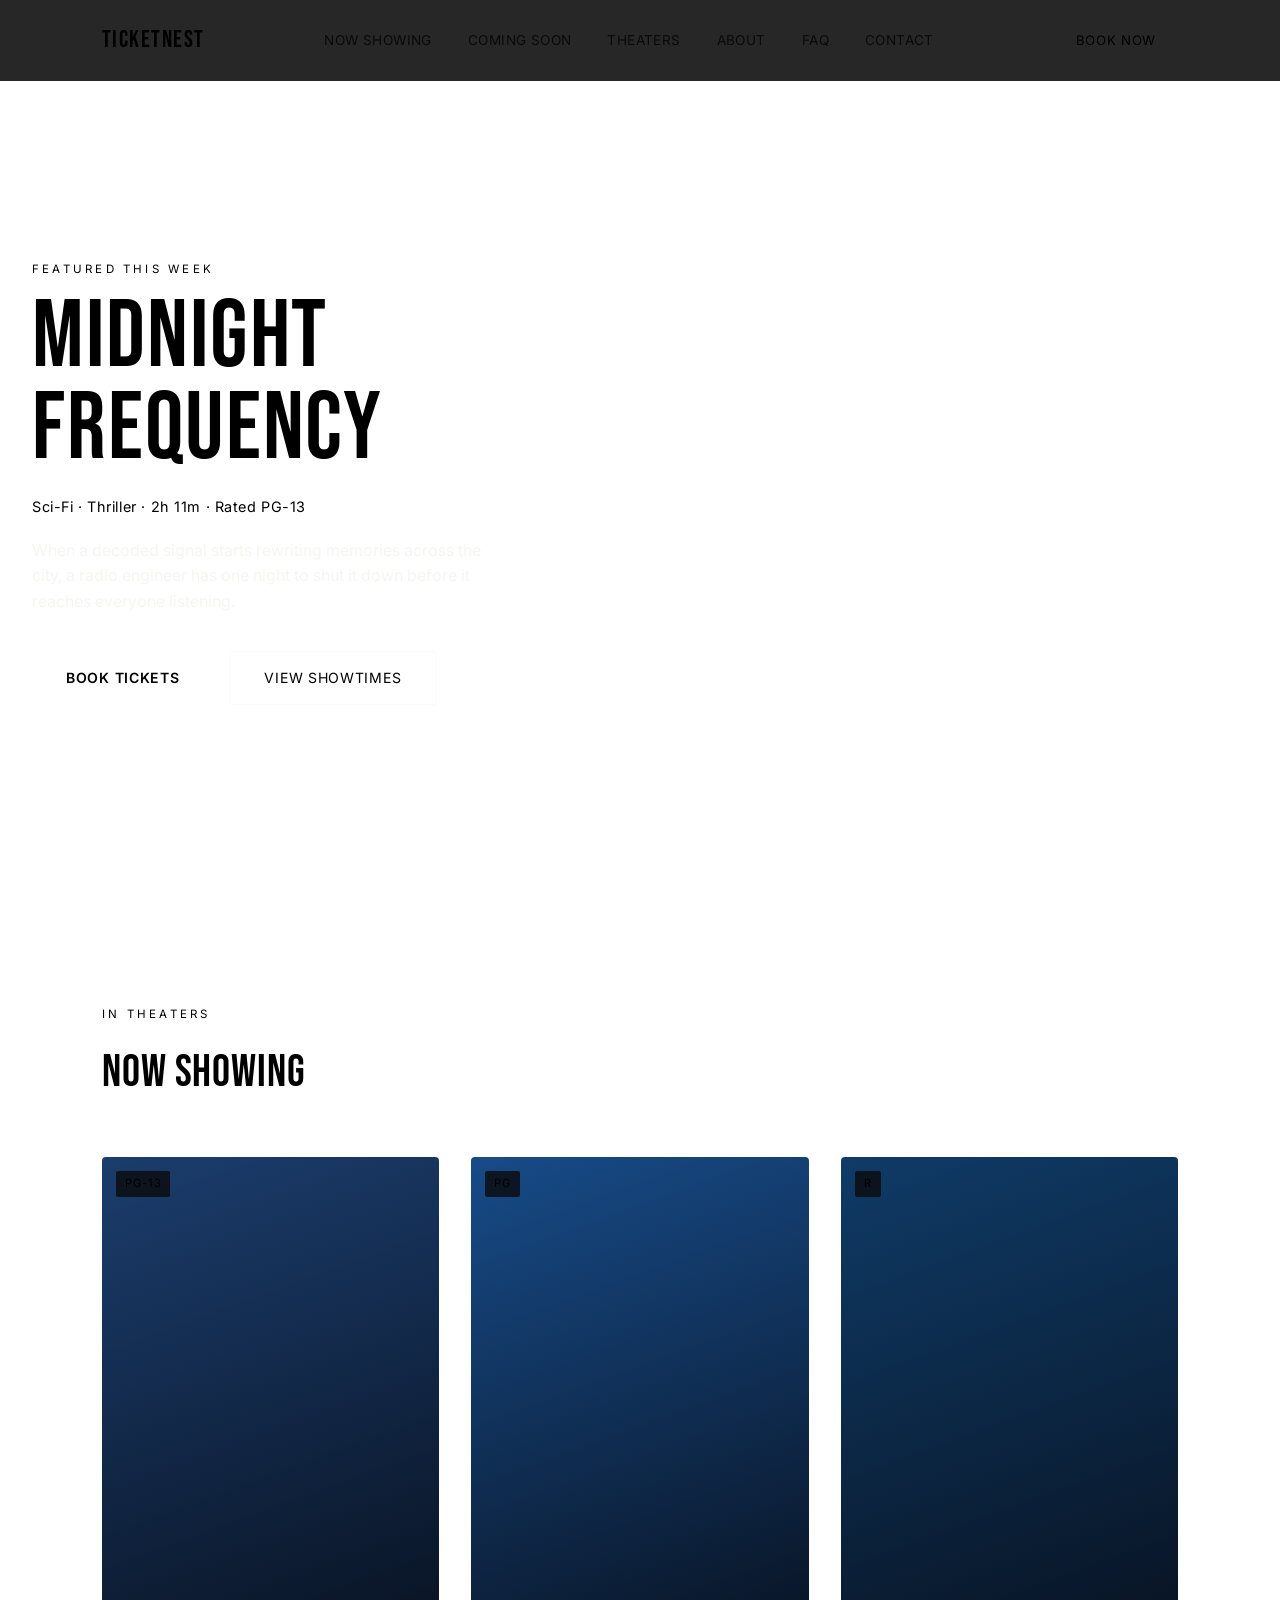
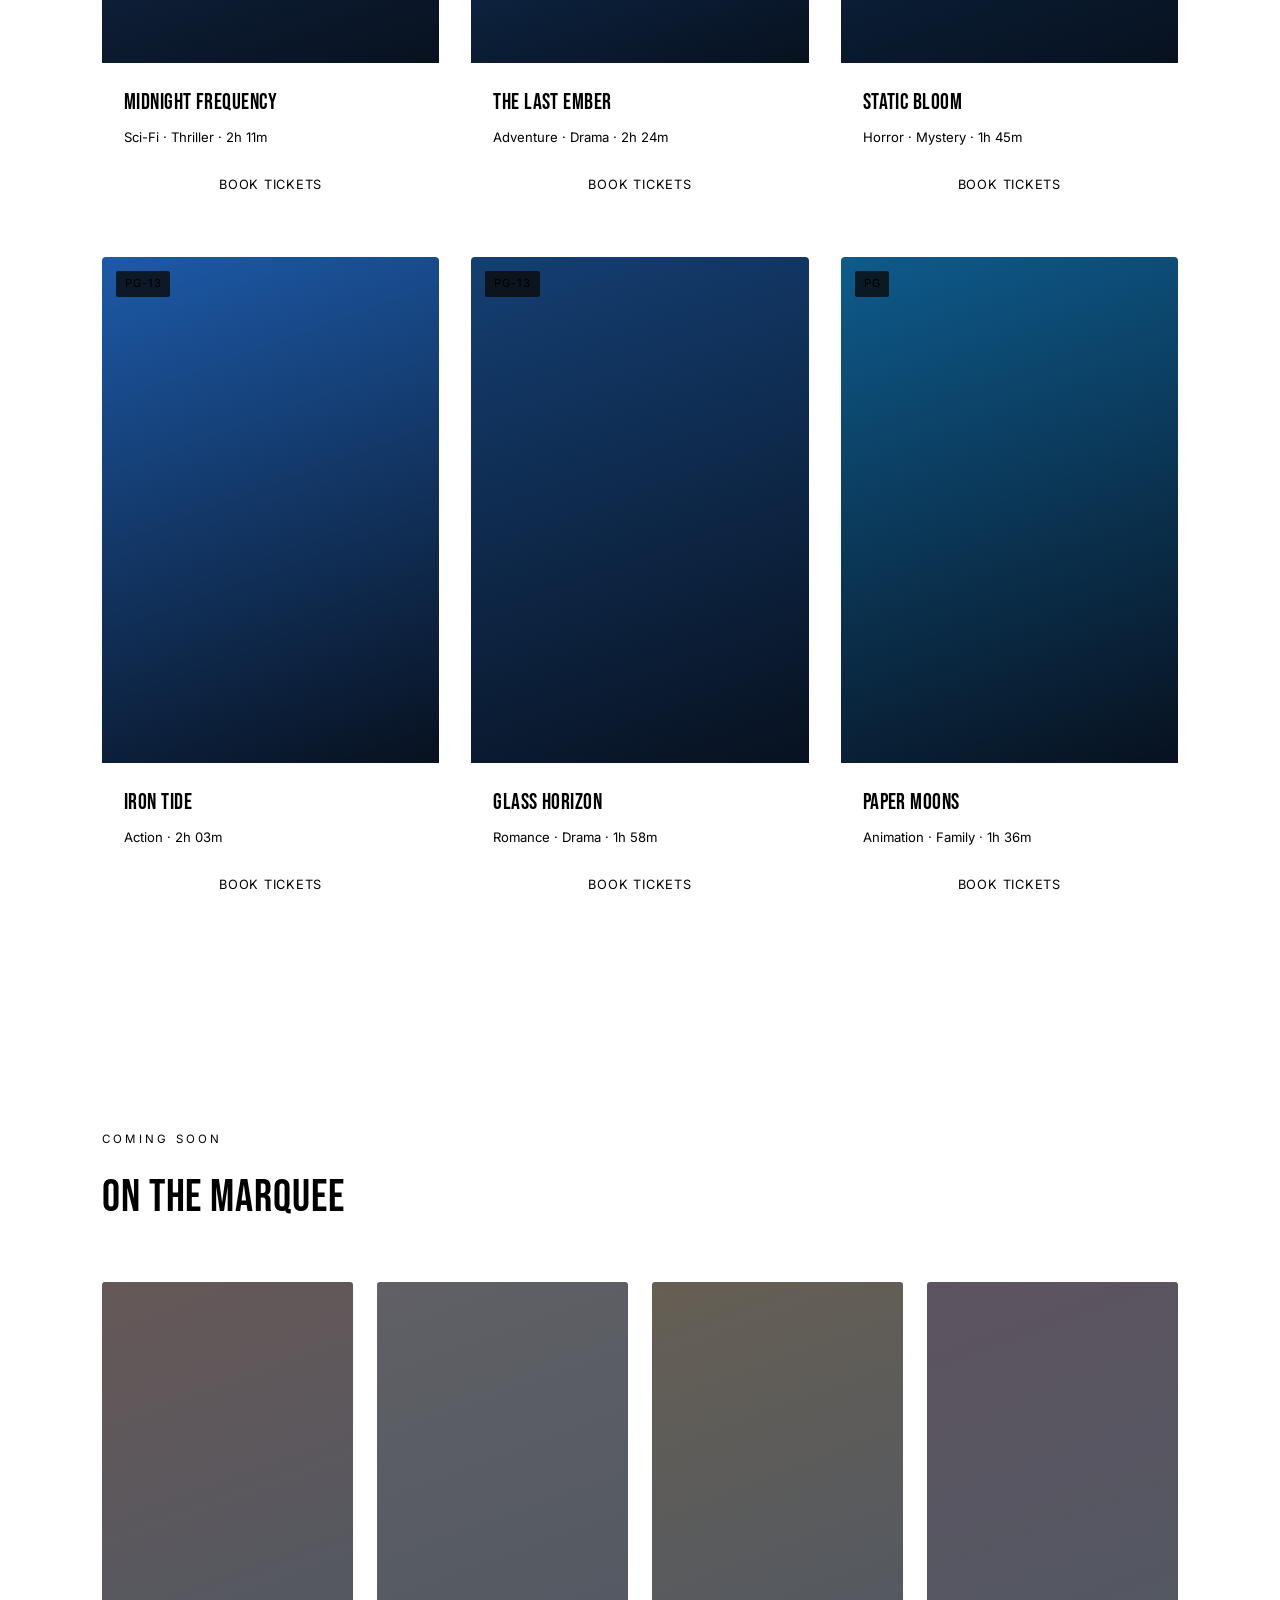
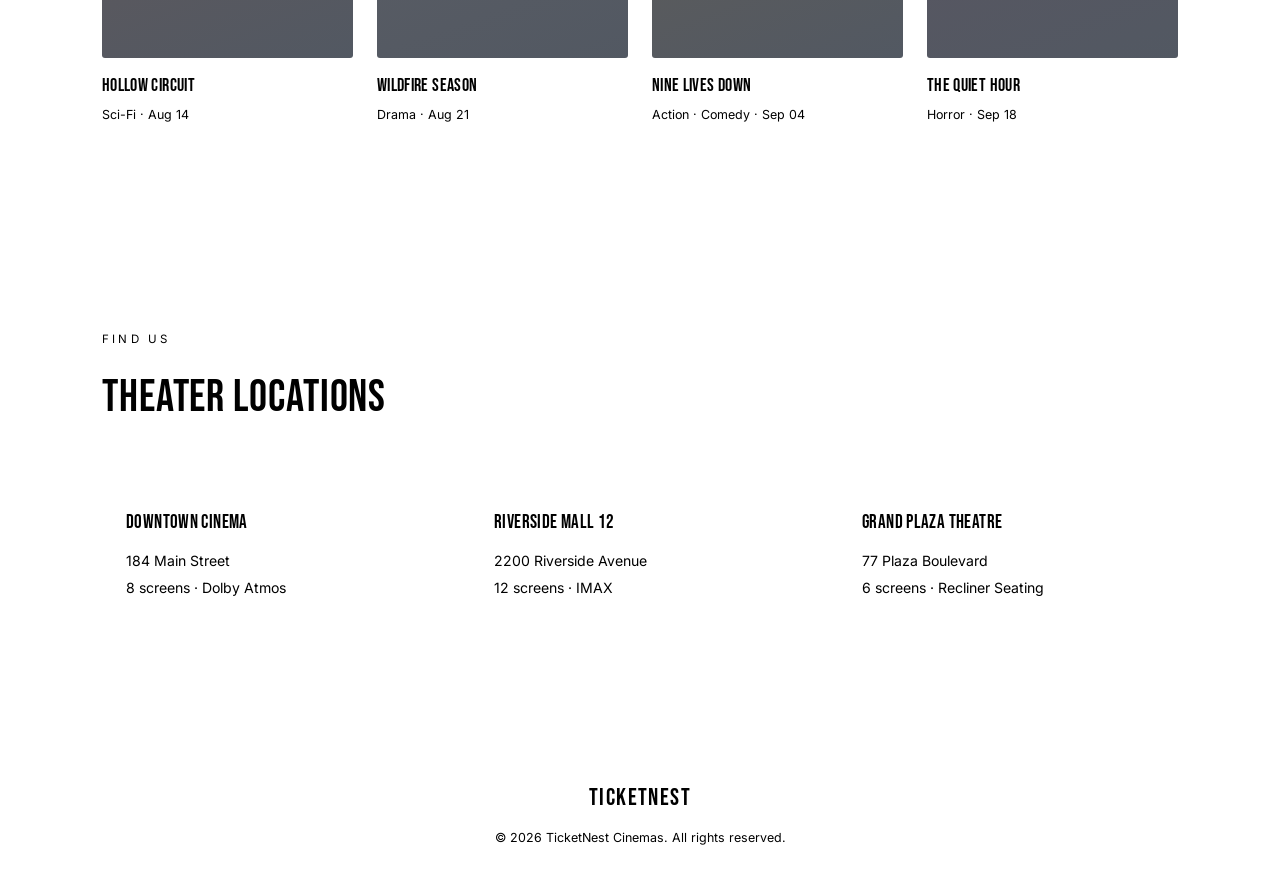
<file: index.html>
<!DOCTYPE html>
<html lang="en">
<head>
<meta charset="UTF-8">
<meta name="viewport" content="width=device-width, initial-scale=1.0">
<title>TicketNest — Book Movie Tickets</title>
<link rel="preconnect" href="https://fonts.googleapis.com">
<link href="https://fonts.googleapis.com/css2?family=Bebas+Neue&family=Inter:wght@300;400;500;600;700&display=swap" rel="stylesheet">
<link rel="stylesheet" href="styles.css">
</head>
<body>

<header>
  <nav>
    <a href="#" class="brand">TICKET<span>NEST</span></a>
    <div class="nav-links">
      <a href="#showing">Now Showing</a>
      <a href="#soon">Coming Soon</a>
      <a href="#locations">Theaters</a>
      <a href="about.html">About</a>
      <a href="faq.html">FAQ</a>
      <a href="contact.html">Contact</a>
    </div>
    <a href="#showing" class="nav-cta">Book Now</a>
  </nav>
</header>

<section class="hero">
  <div class="hero-glow"></div>
  <div class="hero-inner">
    <span class="tag">Featured This Week</span>
    <h1>MIDNIGHT<br><span>FREQUENCY</span></h1>
    <p class="meta">Sci-Fi &middot; Thriller &middot; 2h 11m &middot; Rated PG-13</p>
    <p class="synopsis">When a decoded signal starts rewriting memories across the city, a radio engineer has one night to shut it down before it reaches everyone listening.</p>
    <div class="hero-cta">
      <button class="btn-primary" data-book="Midnight Frequency">Book Tickets</button>
      <a href="#showing" class="btn-ghost">View Showtimes</a>
    </div>
  </div>
</section>

<section class="showing" id="showing">
  <div class="wrap">
    <div class="section-head">
      <span class="tag">In Theaters</span>
      <h2>Now Showing</h2>
    </div>

    <div class="movie-grid">

      <article class="movie-card" data-poster="1">
        <div class="poster"><span class="rating">PG-13</span></div>
        <div class="movie-info">
          <h3>Midnight Frequency</h3>
          <p class="genre">Sci-Fi &middot; Thriller &middot; 2h 11m</p>
          <button class="btn-book" data-book="Midnight Frequency">Book Tickets</button>
        </div>
      </article>

      <article class="movie-card" data-poster="2">
        <div class="poster"><span class="rating">PG</span></div>
        <div class="movie-info">
          <h3>The Last Ember</h3>
          <p class="genre">Adventure &middot; Drama &middot; 2h 24m</p>
          <button class="btn-book" data-book="The Last Ember">Book Tickets</button>
        </div>
      </article>

      <article class="movie-card" data-poster="3">
        <div class="poster"><span class="rating">R</span></div>
        <div class="movie-info">
          <h3>Static Bloom</h3>
          <p class="genre">Horror &middot; Mystery &middot; 1h 45m</p>
          <button class="btn-book" data-book="Static Bloom">Book Tickets</button>
        </div>
      </article>

      <article class="movie-card" data-poster="4">
        <div class="poster"><span class="rating">PG-13</span></div>
        <div class="movie-info">
          <h3>Iron Tide</h3>
          <p class="genre">Action &middot; 2h 03m</p>
          <button class="btn-book" data-book="Iron Tide">Book Tickets</button>
        </div>
      </article>

      <article class="movie-card" data-poster="5">
        <div class="poster"><span class="rating">PG-13</span></div>
        <div class="movie-info">
          <h3>Glass Horizon</h3>
          <p class="genre">Romance &middot; Drama &middot; 1h 58m</p>
          <button class="btn-book" data-book="Glass Horizon">Book Tickets</button>
        </div>
      </article>

      <article class="movie-card" data-poster="6">
        <div class="poster"><span class="rating">PG</span></div>
        <div class="movie-info">
          <h3>Paper Moons</h3>
          <p class="genre">Animation &middot; Family &middot; 1h 36m</p>
          <button class="btn-book" data-book="Paper Moons">Book Tickets</button>
        </div>
      </article>

    </div>
  </div>
</section>

<section class="soon" id="soon">
  <div class="wrap">
    <div class="section-head">
      <span class="tag">Coming Soon</span>
      <h2>On the Marquee</h2>
    </div>
    <div class="soon-strip">
      <div class="soon-card">
        <div class="soon-poster"></div>
        <h4>Hollow Circuit</h4>
        <p>Sci-Fi &middot; Aug 14</p>
      </div>
      <div class="soon-card">
        <div class="soon-poster soon-2"></div>
        <h4>Wildfire Season</h4>
        <p>Drama &middot; Aug 21</p>
      </div>
      <div class="soon-card">
        <div class="soon-poster soon-3"></div>
        <h4>Nine Lives Down</h4>
        <p>Action &middot; Comedy &middot; Sep 04</p>
      </div>
      <div class="soon-card">
        <div class="soon-poster soon-4"></div>
        <h4>The Quiet Hour</h4>
        <p>Horror &middot; Sep 18</p>
      </div>
    </div>
  </div>
</section>

<section class="locations" id="locations">
  <div class="wrap">
    <div class="section-head">
      <span class="tag">Find Us</span>
      <h2>Theater Locations</h2>
    </div>
    <div class="location-grid">
      <div class="location-card">
        <h4>Downtown Cinema</h4>
        <p>184 Main Street</p>
        <p>8 screens &middot; Dolby Atmos</p>
      </div>
      <div class="location-card">
        <h4>Riverside Mall 12</h4>
        <p>2200 Riverside Avenue</p>
        <p>12 screens &middot; IMAX</p>
      </div>
      <div class="location-card">
        <h4>Grand Plaza Theatre</h4>
        <p>77 Plaza Boulevard</p>
        <p>6 screens &middot; Recliner Seating</p>
      </div>
    </div>
  </div>
</section>

<footer>
  <a href="#" class="brand">TICKET<span>NEST</span></a>
  <p>&copy; 2026 TicketNest Cinemas. All rights reserved.</p>
</footer>

<!-- Booking Modal -->
<div class="modal-overlay" id="modal-overlay">
  <div class="modal">
    <button class="modal-close" id="modal-close" aria-label="Close">&times;</button>

    <div class="modal-step" id="step-showtime">
      <span class="tag">Select Showtime</span>
      <h3 id="modal-movie-title">Movie Title</h3>
      <div class="showtime-grid" id="showtime-grid"></div>
      <button class="btn-primary" id="to-seats" disabled>Continue to Seats</button>
    </div>

    <div class="modal-step hidden" id="step-seats">
      <span class="tag">Select Seats</span>
      <h3>Choose Your Seats</h3>
      <div class="screen-label">SCREEN</div>
      <div class="screen-curve"></div>
      <div class="seat-map" id="seat-map"></div>
      <div class="seat-legend">
        <span><i class="dot available"></i> Available</span>
        <span><i class="dot selected"></i> Selected</span>
        <span><i class="dot taken"></i> Taken</span>
      </div>
      <div class="booking-summary">
        <div><span id="seat-count">0</span> seats selected</div>
        <div class="total">Total: $<span id="seat-total">0</span></div>
      </div>
      <button class="btn-primary" id="to-confirm" disabled>Confirm Booking</button>
    </div>

    <div class="modal-step hidden" id="step-confirm">
      <div class="ticket">
        <div class="ticket-top">
          <span class="tag">Booking Confirmed</span>
          <h3 id="ticket-movie">Movie Title</h3>
          <p id="ticket-showtime">Showtime</p>
        </div>
        <div class="ticket-divider"></div>
        <div class="ticket-bottom">
          <div>
            <span class="ticket-label">Seats</span>
            <p id="ticket-seats">—</p>
          </div>
          <div>
            <span class="ticket-label">Total Paid</span>
            <p id="ticket-total">$0</p>
          </div>
        </div>
      </div>
      <button class="btn-ghost" id="close-ticket">Done</button>
    </div>

  </div>
</div>

<script src="script.js"></script>
</body>
</html>
</file>
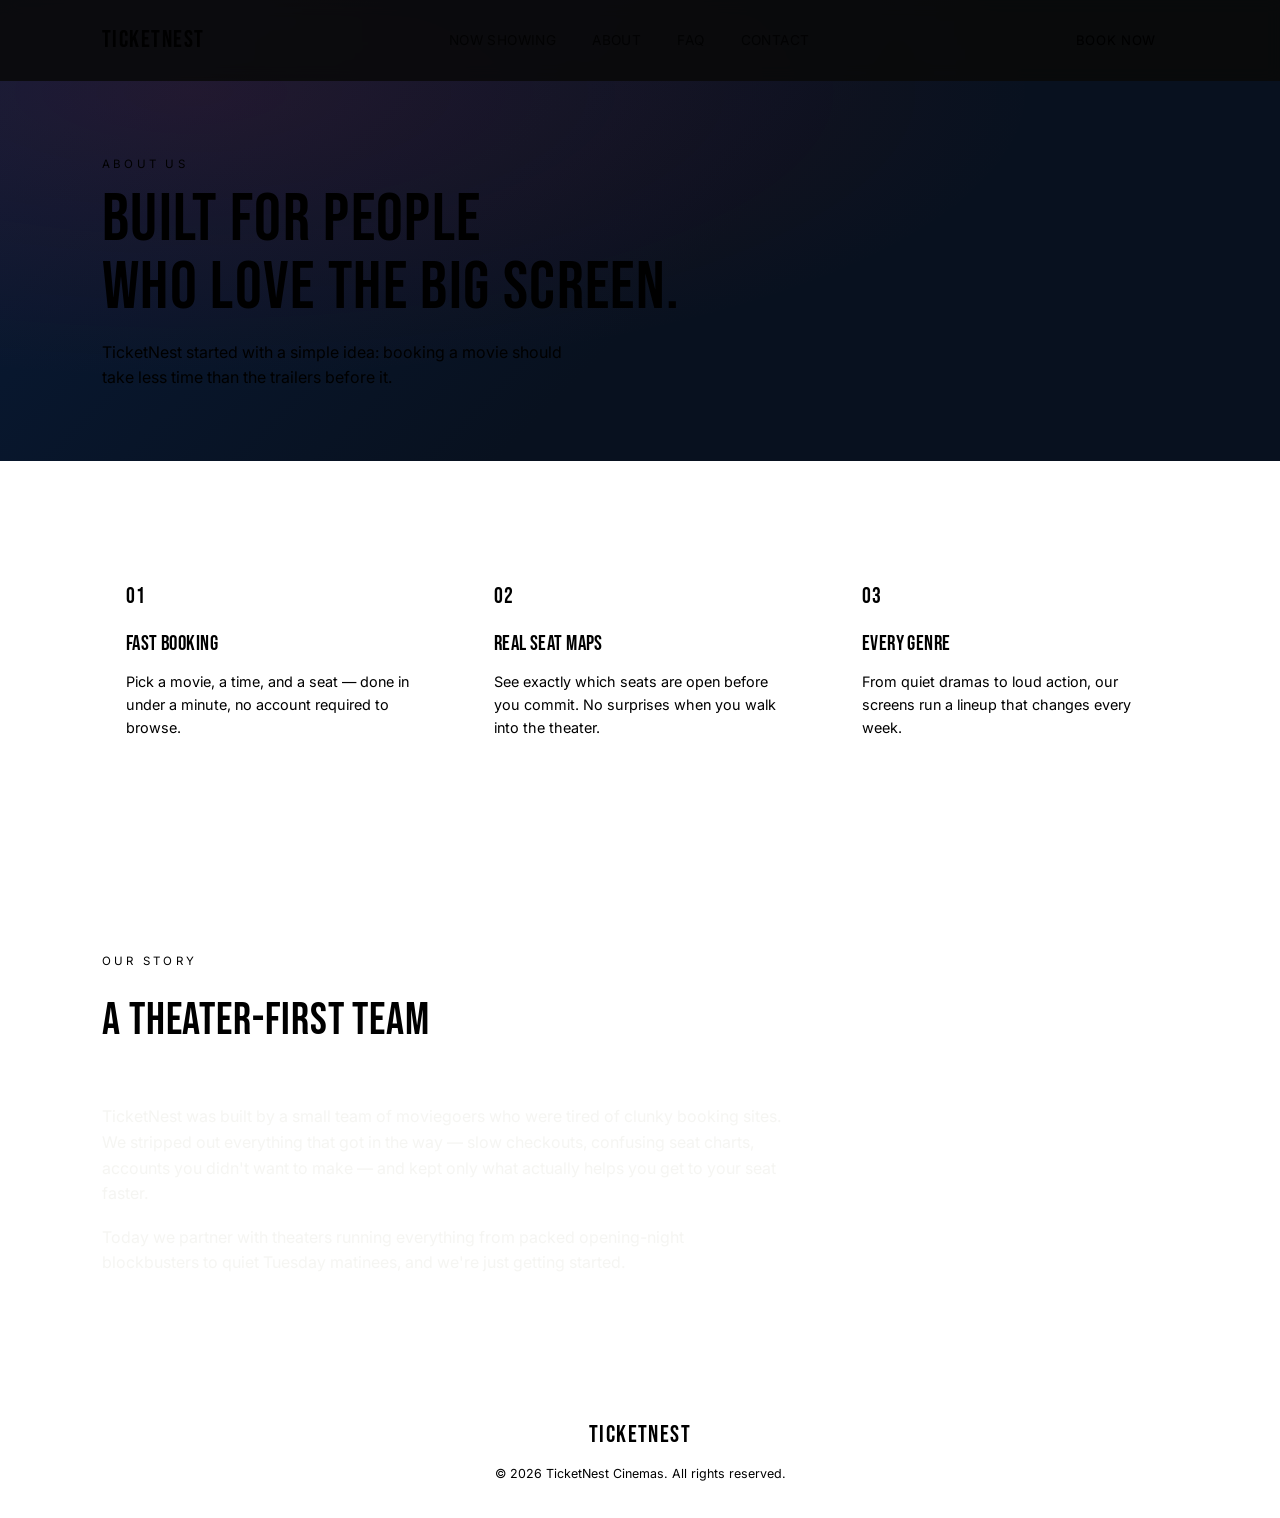
<file: about.html>
<!DOCTYPE html>
<html lang="en">
<head>
<meta charset="UTF-8">
<meta name="viewport" content="width=device-width, initial-scale=1.0">
<title>About — TicketNest</title>
<link rel="preconnect" href="https://fonts.googleapis.com">
<link href="https://fonts.googleapis.com/css2?family=Bebas+Neue&family=Inter:wght@300;400;500;600;700&display=swap" rel="stylesheet">
<link rel="stylesheet" href="styles.css">
</head>
<body>

<header>
  <nav>
    <a href="index.html" class="brand">TICKET<span>NEST</span></a>
    <div class="nav-links">
      <a href="index.html#showing">Now Showing</a>
      <a href="about.html">About</a>
      <a href="faq.html">FAQ</a>
      <a href="contact.html">Contact</a>
    </div>
    <a href="index.html#showing" class="nav-cta">Book Now</a>
  </nav>
</header>

<section class="page-hero">
  <div class="wrap">
    <span class="tag">About Us</span>
    <h1 class="page-title">Built for people<br>who love the big screen.</h1>
    <p class="page-lead">TicketNest started with a simple idea: booking a movie should take less time than the trailers before it.</p>
  </div>
</section>

<section class="page-section">
  <div class="wrap">
    <div class="value-grid">
      <div class="value-card">
        <span class="value-num">01</span>
        <h3>Fast Booking</h3>
        <p>Pick a movie, a time, and a seat — done in under a minute, no account required to browse.</p>
      </div>
      <div class="value-card">
        <span class="value-num">02</span>
        <h3>Real Seat Maps</h3>
        <p>See exactly which seats are open before you commit. No surprises when you walk into the theater.</p>
      </div>
      <div class="value-card">
        <span class="value-num">03</span>
        <h3>Every Genre</h3>
        <p>From quiet dramas to loud action, our screens run a lineup that changes every week.</p>
      </div>
    </div>
  </div>
</section>

<section class="page-section alt">
  <div class="wrap">
    <div class="section-head">
      <span class="tag">Our Story</span>
      <h2>A theater-first team</h2>
    </div>
    <p class="story-text">TicketNest was built by a small team of moviegoers who were tired of clunky booking sites. We stripped out everything that got in the way — slow checkouts, confusing seat charts, accounts you didn't want to make — and kept only what actually helps you get to your seat faster.</p>
    <p class="story-text">Today we partner with theaters running everything from packed opening-night blockbusters to quiet Tuesday matinees, and we're just getting started.</p>
  </div>
</section>

<footer>
  <a href="index.html" class="brand">TICKET<span>NEST</span></a>
  <p>&copy; 2026 TicketNest Cinemas. All rights reserved.</p>
</footer>

</body>
</html>
</file>
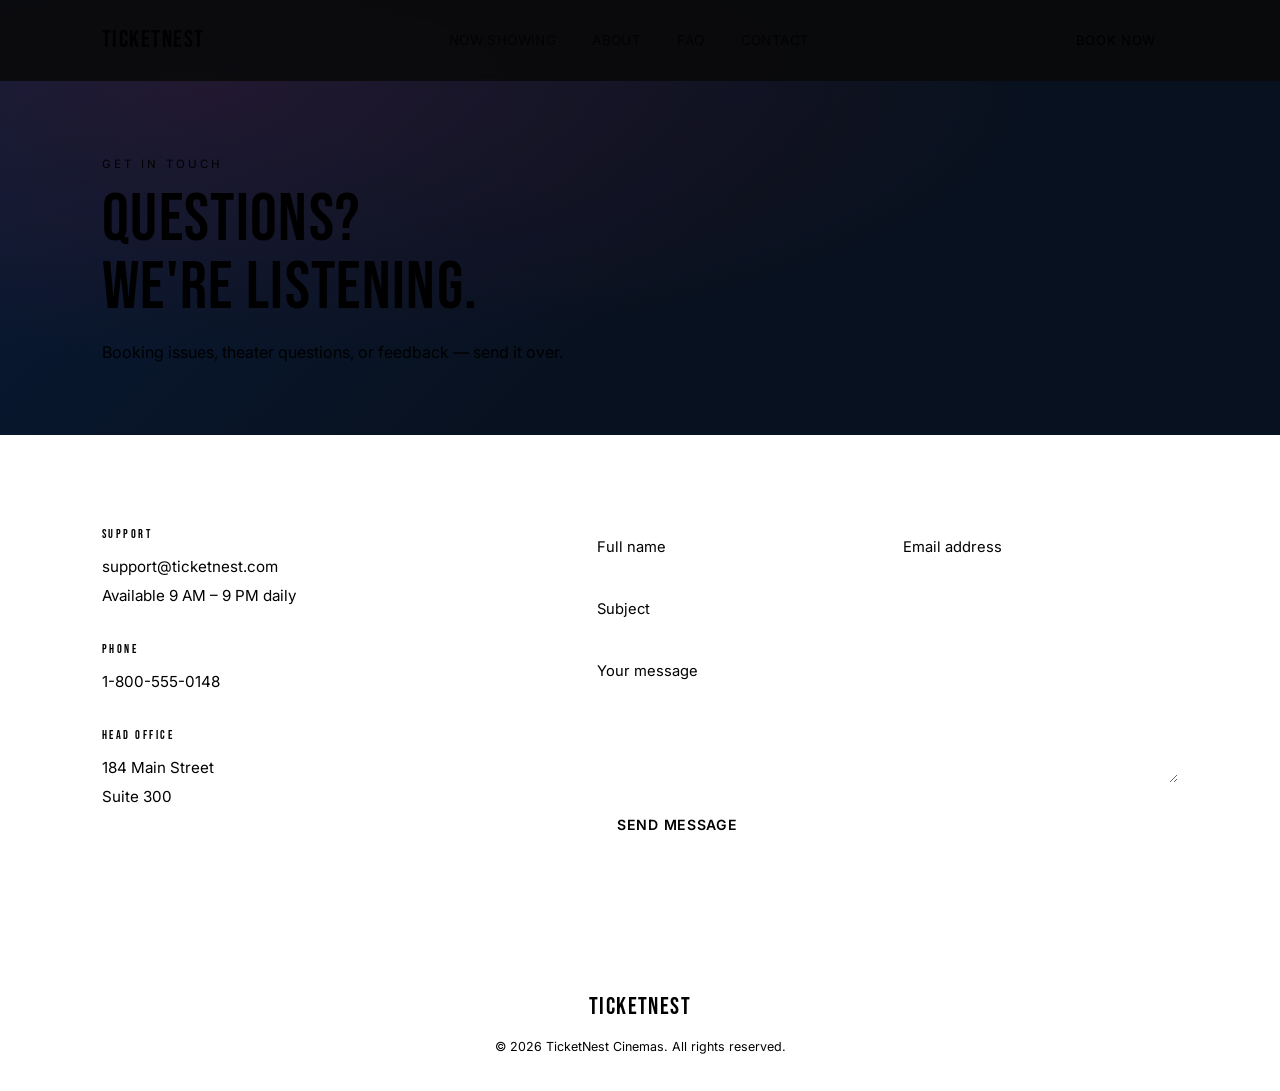
<file: contact.html>
<!DOCTYPE html>
<html lang="en">
<head>
<meta charset="UTF-8">
<meta name="viewport" content="width=device-width, initial-scale=1.0">
<title>Contact — TicketNest</title>
<link rel="preconnect" href="https://fonts.googleapis.com">
<link href="https://fonts.googleapis.com/css2?family=Bebas+Neue&family=Inter:wght@300;400;500;600;700&display=swap" rel="stylesheet">
<link rel="stylesheet" href="styles.css">
</head>
<body>

<header>
  <nav>
    <a href="index.html" class="brand">TICKET<span>NEST</span></a>
    <div class="nav-links">
      <a href="index.html#showing">Now Showing</a>
      <a href="about.html">About</a>
      <a href="faq.html">FAQ</a>
      <a href="contact.html">Contact</a>
    </div>
    <a href="index.html#showing" class="nav-cta">Book Now</a>
  </nav>
</header>

<section class="page-hero">
  <div class="wrap">
    <span class="tag">Get in Touch</span>
    <h1 class="page-title">Questions?<br>We're listening.</h1>
    <p class="page-lead">Booking issues, theater questions, or feedback — send it over.</p>
  </div>
</section>

<section class="page-section">
  <div class="wrap">
    <div class="contact-grid">

      <div class="contact-info">
        <div class="info-block">
          <h3>Support</h3>
          <p>support@ticketnest.com</p>
          <p>Available 9 AM – 9 PM daily</p>
        </div>
        <div class="info-block">
          <h3>Phone</h3>
          <p>1-800-555-0148</p>
        </div>
        <div class="info-block">
          <h3>Head Office</h3>
          <p>184 Main Street</p>
          <p>Suite 300</p>
        </div>
      </div>

      <form id="contact-form" class="contact-form">
        <div class="form-row">
          <input type="text" placeholder="Full name" required>
          <input type="email" placeholder="Email address" required>
        </div>
        <input type="text" placeholder="Subject" required>
        <textarea placeholder="Your message" rows="6" required></textarea>
        <button type="submit" class="btn-primary">Send Message</button>
      </form>

    </div>
  </div>
</section>

<footer>
  <a href="index.html" class="brand">TICKET<span>NEST</span></a>
  <p>&copy; 2026 TicketNest Cinemas. All rights reserved.</p>
</footer>

<script src="script.js"></script>
</body>
</html>
</file>
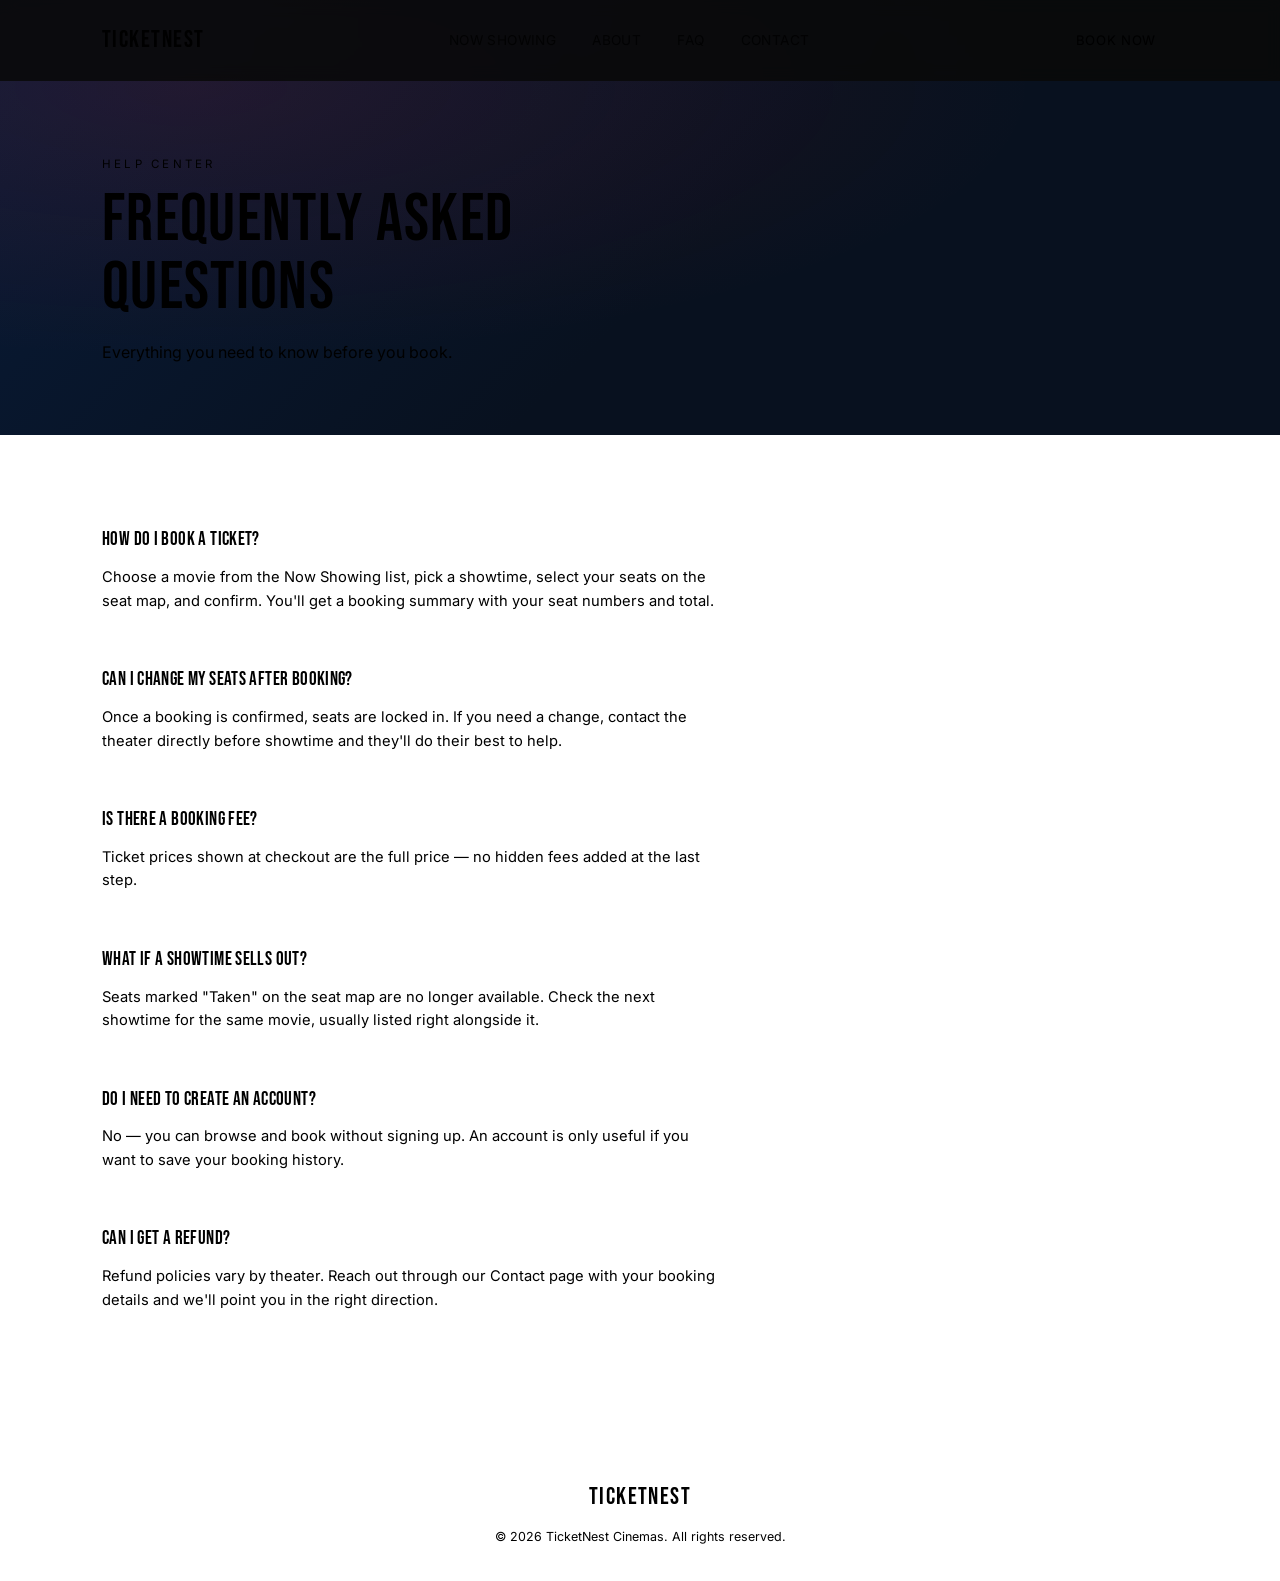
<file: faq.html>
<!DOCTYPE html>
<html lang="en">
<head>
<meta charset="UTF-8">
<meta name="viewport" content="width=device-width, initial-scale=1.0">
<title>FAQ — TicketNest</title>
<link rel="preconnect" href="https://fonts.googleapis.com">
<link href="https://fonts.googleapis.com/css2?family=Bebas+Neue&family=Inter:wght@300;400;500;600;700&display=swap" rel="stylesheet">
<link rel="stylesheet" href="styles.css">
</head>
<body>

<header>
  <nav>
    <a href="index.html" class="brand">TICKET<span>NEST</span></a>
    <div class="nav-links">
      <a href="index.html#showing">Now Showing</a>
      <a href="about.html">About</a>
      <a href="faq.html">FAQ</a>
      <a href="contact.html">Contact</a>
    </div>
    <a href="index.html#showing" class="nav-cta">Book Now</a>
  </nav>
</header>

<section class="page-hero">
  <div class="wrap">
    <span class="tag">Help Center</span>
    <h1 class="page-title">Frequently Asked<br>Questions</h1>
    <p class="page-lead">Everything you need to know before you book.</p>
  </div>
</section>

<section class="page-section">
  <div class="wrap">
    <div class="faq-list">

      <div class="faq-item">
        <h3 class="faq-q">How do I book a ticket?</h3>
        <p class="faq-a">Choose a movie from the Now Showing list, pick a showtime, select your seats on the seat map, and confirm. You'll get a booking summary with your seat numbers and total.</p>
      </div>

      <div class="faq-item">
        <h3 class="faq-q">Can I change my seats after booking?</h3>
        <p class="faq-a">Once a booking is confirmed, seats are locked in. If you need a change, contact the theater directly before showtime and they'll do their best to help.</p>
      </div>

      <div class="faq-item">
        <h3 class="faq-q">Is there a booking fee?</h3>
        <p class="faq-a">Ticket prices shown at checkout are the full price — no hidden fees added at the last step.</p>
      </div>

      <div class="faq-item">
        <h3 class="faq-q">What if a showtime sells out?</h3>
        <p class="faq-a">Seats marked "Taken" on the seat map are no longer available. Check the next showtime for the same movie, usually listed right alongside it.</p>
      </div>

      <div class="faq-item">
        <h3 class="faq-q">Do I need to create an account?</h3>
        <p class="faq-a">No — you can browse and book without signing up. An account is only useful if you want to save your booking history.</p>
      </div>

      <div class="faq-item">
        <h3 class="faq-q">Can I get a refund?</h3>
        <p class="faq-a">Refund policies vary by theater. Reach out through our Contact page with your booking details and we'll point you in the right direction.</p>
      </div>

    </div>
  </div>
</section>

<footer>
  <a href="index.html" class="brand">TICKET<span>NEST</span></a>
  <p>&copy; 2026 TicketNest Cinemas. All rights reserved.</p>
</footer>

</body>
</html>
</file>
<file: styles.css>
cat > styles.css << 'EOF'
:root{
  --black: #08111f;
  --black-soft: #0d1728;
  --charcoal: #15253d;
  --line: #244364;
  --red: #3b82f6;
  --red-deep: #2563eb;
  --red-glow: rgba(59,130,246,0.35);
  --paper: #f8fafc;
  --grey: #b6c2d1;
}

*{margin:0;padding:0;box-sizing:border-box;}
html{scroll-behavior:smooth;}
body{
  background:var(--black);
  color:var(--paper);
  font-family:'Inter', sans-serif;
  font-weight:400;
  line-height:1.6;
  overflow-x:hidden;
}

h1,h2,h3,h4{
  font-family:'Bebas Neue', sans-serif;
  font-weight:400;
  letter-spacing:0.02em;
}

a{color:inherit;text-decoration:none;}
button{font-family:inherit;cursor:pointer;}
.wrap{max-width:1140px;margin:0 auto;padding:0 32px;}

.tag{
  display:inline-block;
  font-size:0.72rem;
  letter-spacing:0.28em;
  text-transform:uppercase;
  color:var(--red);
  margin-bottom:14px;
}

/* ---------- NAV ---------- */
header{
  position:fixed;
  top:0;left:0;right:0;
  z-index:200;
  background:rgba(10,10,10,0.88);
  backdrop-filter:blur(8px);
  border-bottom:1px solid var(--line);
}
nav{
  display:flex;
  align-items:center;
  justify-content:space-between;
  padding:20px 32px;
  max-width:1140px;
  margin:0 auto;
}
.brand{
  font-family:'Bebas Neue', sans-serif;
  font-size:1.5rem;
  letter-spacing:0.06em;
}
.brand span{color:var(--red);}
.nav-links{display:flex;gap:36px;font-size:0.85rem;letter-spacing:0.03em;text-transform:uppercase;}
.nav-links a{opacity:0.75;transition:opacity 0.2s, color 0.2s;}
.nav-links a:hover{opacity:1;color:var(--red);}
.nav-cta{
  background:var(--red);
  color:var(--paper);
  padding:10px 22px;
  font-size:0.82rem;
  letter-spacing:0.05em;
  text-transform:uppercase;
  border-radius:2px;
  transition:background 0.25s;
}
.nav-cta:hover{background:var(--red-deep);}

@media (max-width:780px){.nav-links{display:none;}}

/* ---------- HERO ---------- */
.hero{
  position:relative;
  min-height:100vh;
  display:flex;
  align-items:center;
  padding:140px 32px 80px;
  background:
    linear-gradient(180deg, rgba(10,10,10,0.4), var(--black) 85%),
    radial-gradient(ellipse at 20% 30%, rgba(59,130,246,0.16), transparent 55%),
    linear-gradient(135deg, #071529 0%, #08111f 55%);
  overflow:hidden;
}
.hero-glow{
  position:absolute;
  top:-20%;right:-10%;
  width:60%;height:140%;
  background:radial-gradient(circle, var(--red-glow), transparent 65%);
  filter:blur(40px);
  pointer-events:none;
}
.hero-inner{max-width:640px;position:relative;}
.hero h1{
  font-size:clamp(3.2rem, 8vw, 6rem);
  line-height:0.95;
  margin-bottom:20px;
}
.hero h1 span{color:var(--red);}
.hero .meta{
  color:var(--grey);
  font-size:0.9rem;
  letter-spacing:0.04em;
  margin-bottom:20px;
}
.hero .synopsis{
  color:rgba(242,241,238,0.75);
  font-size:1rem;
  max-width:480px;
  margin-bottom:36px;
}
.hero-cta{display:flex;gap:16px;flex-wrap:wrap;}

.btn-primary{
  background:var(--red);
  color:var(--paper);
  border:none;
  padding:15px 34px;
  font-size:0.88rem;
  letter-spacing:0.05em;
  text-transform:uppercase;
  border-radius:2px;
  font-weight:600;
  transition:background 0.25s, transform 0.2s;
}
.btn-primary:hover{background:var(--red-deep);transform:translateY(-2px);}
.btn-primary:disabled{
  background:var(--charcoal);
  color:var(--grey);
  cursor:not-allowed;
  transform:none;
}
.btn-ghost{
  border:1px solid rgba(242,241,238,0.3);
  color:var(--paper);
  padding:15px 34px;
  font-size:0.88rem;
  letter-spacing:0.05em;
  text-transform:uppercase;
  border-radius:2px;
  background:transparent;
  transition:border-color 0.25s;
}
.btn-ghost:hover{border-color:var(--red);}

/* ---------- SECTION SHARED ---------- */
section{padding:100px 0;}
.section-head{margin-bottom:48px;}
.section-head h2{font-size:clamp(2rem,4vw,2.8rem);}

/* ---------- MOVIE GRID ---------- */
.showing{background:var(--black);}
.movie-grid{
  display:grid;
  grid-template-columns:repeat(3, 1fr);
  gap:32px;
}
.movie-card{
  background:var(--black-soft);
  border:1px solid var(--line);
  border-radius:4px;
  overflow:hidden;
  transition:border-color 0.25s, transform 0.25s;
}
.movie-card:hover{border-color:var(--red);transform:translateY(-4px);}

.poster{
  aspect-ratio:2/3;
  position:relative;
  background:linear-gradient(160deg, var(--charcoal), var(--black));
}
.movie-card[data-poster="1"] .poster{background:linear-gradient(160deg,#1b3d6d,#08111f);}
.movie-card[data-poster="2"] .poster{background:linear-gradient(160deg,#174b88,#08111f);}
.movie-card[data-poster="3"] .poster{background:linear-gradient(160deg,#0f3b67,#08111f);}
.movie-card[data-poster="4"] .poster{background:linear-gradient(160deg,#1d5aa8,#08111f);}
.movie-card[data-poster="5"] .poster{background:linear-gradient(160deg,#143f73,#08111f);}
.movie-card[data-poster="6"] .poster{background:linear-gradient(160deg,#0e5b8c,#08111f);}

.rating{
  position:absolute;
  top:14px;left:14px;
  background:rgba(10,10,10,0.8);
  border:1px solid var(--red);
  color:var(--red);
  font-size:0.7rem;
  letter-spacing:0.08em;
  padding:4px 9px;
  border-radius:2px;
}

.movie-info{padding:22px;}
.movie-info h3{font-size:1.4rem;margin-bottom:6px;}
.genre{font-size:0.82rem;color:var(--grey);margin-bottom:18px;}
.btn-book{
  width:100%;
  background:transparent;
  border:1px solid var(--red);
  color:var(--red);
  padding:11px;
  font-size:0.8rem;
  letter-spacing:0.06em;
  text-transform:uppercase;
  border-radius:2px;
  transition:background 0.25s, color 0.25s;
}
.btn-book:hover{background:var(--red);color:var(--paper);}

@media (max-width:900px){.movie-grid{grid-template-columns:repeat(2,1fr);}}
@media (max-width:600px){.movie-grid{grid-template-columns:1fr;}}

/* ---------- COMING SOON ---------- */
.soon{background:var(--black-soft);border-top:1px solid var(--line);border-bottom:1px solid var(--line);}
.soon-strip{
  display:grid;
  grid-template-columns:repeat(4,1fr);
  gap:24px;
}
.soon-card h4{font-size:1.1rem;margin:14px 0 4px;}
.soon-card p{font-size:0.78rem;color:var(--grey);}
.soon-poster{
  aspect-ratio:2/3;
  border-radius:3px;
  background:linear-gradient(160deg,#241010,#08111f);
  opacity:0.7;
}
.soon-2{background:linear-gradient(160deg,#1c1c24,#08111f);}
.soon-3{background:linear-gradient(160deg,#241a0a,#08111f);}
.soon-4{background:linear-gradient(160deg,#180a1c,#08111f);}

@media (max-width:760px){.soon-strip{grid-template-columns:repeat(2,1fr);}}

/* ---------- LOCATIONS ---------- */
.locations{background:var(--black);}
.location-grid{
  display:grid;
  grid-template-columns:repeat(3,1fr);
  gap:28px;
}
.location-card{
  border:1px solid var(--line);
  border-left:3px solid var(--red);
  padding:26px 24px;
  border-radius:2px;
  background:var(--black-soft);
}
.location-card h4{font-size:1.2rem;margin-bottom:12px;}
.location-card p{font-size:0.88rem;color:var(--grey);margin-bottom:4px;}

@media (max-width:760px){.location-grid{grid-template-columns:1fr;}}

/* ---------- FOOTER ---------- */
footer{
  padding:50px 0 34px;
  text-align:center;
  border-top:1px solid var(--line);
}
footer .brand{display:block;margin-bottom:10px;}
footer p{font-size:0.78rem;color:var(--grey);}

/* ---------- MODAL ---------- */
.modal-overlay{
  position:fixed;
  inset:0;
  background:rgba(0,0,0,0.75);
  backdrop-filter:blur(4px);
  display:flex;
  align-items:center;
  justify-content:center;
  z-index:1000;
  opacity:0;
  pointer-events:none;
  transition:opacity 0.25s ease;
  padding:24px;
}
.modal-overlay.open{opacity:1;pointer-events:auto;}

.modal{
  background:var(--black-soft);
  border:1px solid var(--line);
  border-radius:6px;
  max-width:560px;
  width:100%;
  max-height:88vh;
  overflow-y:auto;
  padding:36px;
  position:relative;
  transform:translateY(16px);
  transition:transform 0.25s ease;
}
.modal-overlay.open .modal{transform:translateY(0);}

.modal-close{
  position:absolute;
  top:18px;right:18px;
  background:none;
  border:none;
  color:var(--grey);
  font-size:1.6rem;
  line-height:1;
  transition:color 0.2s;
}
.modal-close:hover{color:var(--red);}

.modal-step h3{font-size:1.8rem;margin-bottom:22px;}
.modal-step.hidden{display:none;}

.showtime-grid{
  display:grid;
  grid-template-columns:repeat(3,1fr);
  gap:10px;
  margin-bottom:28px;
}
.showtime-btn{
  background:transparent;
  border:1px solid var(--line);
  color:var(--paper);
  padding:12px 8px;
  font-size:0.88rem;
  border-radius:3px;
  transition:border-color 0.2s, background 0.2s;
}
.showtime-btn:hover{border-color:var(--red);}
.showtime-btn.active{background:var(--red);border-color:var(--red);}

.screen-label{
  text-align:center;
  font-size:0.7rem;
  letter-spacing:0.3em;
  color:var(--grey);
  margin-top:6px;
}
.screen-curve{
  width:70%;
  height:6px;
  margin:8px auto 26px;
  border-radius:50%;
  background:radial-gradient(ellipse at top, var(--red-glow), transparent 70%);
  box-shadow:0 0 20px 2px var(--red-glow);
}

.seat-map{
  display:grid;
  grid-template-columns:repeat(8, 1fr);
  gap:8px;
  max-width:400px;
  margin:0 auto 20px;
}
.seat{
  aspect-ratio:1;
  border-radius:4px 4px 6px 6px;
  border:1px solid var(--line);
  background:var(--charcoal);
  transition:background 0.2s, border-color 0.2s, transform 0.15s;
}
.seat.available:hover{border-color:var(--red);transform:translateY(-1px);}
.seat.selected{background:var(--red);border-color:var(--red);}
.seat.taken{
  background:#111;
  border-color:#111;
  cursor:not-allowed;
  opacity:0.4;
}

.seat-legend{
  display:flex;
  justify-content:center;
  gap:22px;
  font-size:0.78rem;
  color:var(--grey);
  margin-bottom:26px;
}
.seat-legend span{display:flex;align-items:center;gap:7px;}
.dot{width:10px;height:10px;border-radius:2px;display:inline-block;}
.dot.available{background:var(--charcoal);border:1px solid var(--line);}
.dot.selected{background:var(--red);}
.dot.taken{background:#111;border:1px solid #222;}

.booking-summary{
  display:flex;
  justify-content:space-between;
  align-items:center;
  border-top:1px solid var(--line);
  padding-top:18px;
  margin-bottom:22px;
  font-size:0.92rem;
}
.booking-summary .total{font-weight:600;color:var(--red);}

/* ticket confirmation */
.ticket{
  border:1px solid var(--line);
  border-radius:6px;
  overflow:hidden;
  margin-bottom:24px;
}
.ticket-top{
  background:linear-gradient(135deg, #071529, var(--black-soft));
  padding:26px 24px 20px;
}
.ticket-top h3{font-size:1.7rem;margin:6px 0 4px;}
.ticket-top p{color:var(--grey);font-size:0.88rem;}
.ticket-divider{
  height:0;
  border-top:1px dashed var(--line);
  position:relative;
}
.ticket-bottom{
  display:flex;
  justify-content:space-between;
  padding:20px 24px;
  background:var(--black-soft);
}
.ticket-label{font-size:0.7rem;letter-spacing:0.15em;text-transform:uppercase;color:var(--grey);}
.ticket-bottom p{font-size:1.1rem;margin-top:6px;}

#close-ticket{width:100%;text-align:center;}

@media (max-width:480px){
  .seat-map{grid-template-columns:repeat(6,1fr);}
  .showtime-grid{grid-template-columns:repeat(2,1fr);}
}

/* focus visibility */
a:focus-visible, button:focus-visible{
  outline:2px solid var(--red);
  outline-offset:2px;
}

@media (prefers-reduced-motion: reduce){
  *{animation-duration:0.01ms !important; transition-duration:0.01ms !important;}
}

/* ---------- SUBPAGE HERO ---------- */
.page-hero{
  padding:150px 32px 70px;
  background:
    radial-gradient(ellipse at 15% 20%, rgba(216,30,44,0.12), transparent 55%),
    linear-gradient(135deg, #081b38 0%, #08111f 55%);
  border-bottom:1px solid var(--line);
}
.page-title{
  font-size:clamp(2.6rem, 6vw, 4.2rem);
  line-height:1;
  margin-bottom:18px;
}
.page-lead{
  color:var(--grey);
  font-size:1rem;
  max-width:480px;
}

.page-section{padding:90px 0;}
.page-section.alt{background:var(--black-soft);border-top:1px solid var(--line);border-bottom:1px solid var(--line);}

/* ---------- ABOUT: VALUE GRID ---------- */
.value-grid{
  display:grid;
  grid-template-columns:repeat(3,1fr);
  gap:28px;
}
.value-card{
  border:1px solid var(--line);
  border-top:3px solid var(--red);
  background:var(--black-soft);
  padding:28px 24px;
  border-radius:2px;
}
.value-num{
  font-family:'Bebas Neue', sans-serif;
  color:var(--red);
  font-size:1.4rem;
  letter-spacing:0.05em;
}
.value-card h3{font-size:1.3rem;margin:12px 0 10px;}
.value-card p{font-size:0.9rem;color:var(--grey);}

@media (max-width:800px){.value-grid{grid-template-columns:1fr;}}

.story-text{
  max-width:680px;
  color:rgba(242,241,238,0.75);
  font-size:1rem;
  margin-bottom:18px;
}
.story-text:last-child{margin-bottom:0;}

/* ---------- FAQ ---------- */
.faq-list{max-width:760px;}
.faq-item{
  border-bottom:1px solid var(--line);
  padding:26px 0;
}
.faq-item:first-child{padding-top:0;}
.faq-q{font-size:1.2rem;margin-bottom:10px;color:var(--paper);}
.faq-a{font-size:0.92rem;color:var(--grey);max-width:620px;}

/* ---------- CONTACT ---------- */
.contact-grid{
  display:grid;
  grid-template-columns:1fr 1.4fr;
  gap:56px;
}
.info-block{margin-bottom:32px;}
.info-block:last-child{margin-bottom:0;}
.info-block h3{
  font-size:0.78rem;
  letter-spacing:0.2em;
  text-transform:uppercase;
  color:var(--red);
  margin-bottom:10px;
}
.info-block p{font-size:0.95rem;color:var(--grey);margin-bottom:4px;}

.contact-form{display:flex;flex-direction:column;gap:18px;}
.contact-form .form-row{
  display:grid;
  grid-template-columns:1fr 1fr;
  gap:18px;
}
.contact-form input,
.contact-form textarea{
  background:var(--black-soft);
  border:1px solid var(--line);
  color:var(--paper);
  padding:13px 14px;
  font-family:'Inter', sans-serif;
  font-size:0.92rem;
  border-radius:3px;
  outline:none;
  resize:vertical;
  transition:border-color 0.2s;
}
.contact-form input::placeholder,
.contact-form textarea::placeholder{color:var(--grey);}
.contact-form input:focus,
.contact-form textarea:focus{border-color:var(--red);}
.contact-form .btn-primary{align-self:flex-start;border:none;}

@media (max-width:760px){
  .contact-grid{grid-template-columns:1fr;}
  .contact-form .form-row{grid-template-columns:1fr;}
}
EOF

echo "styles.css rewritten — $(wc -l < styles.css) lines"
</file>
